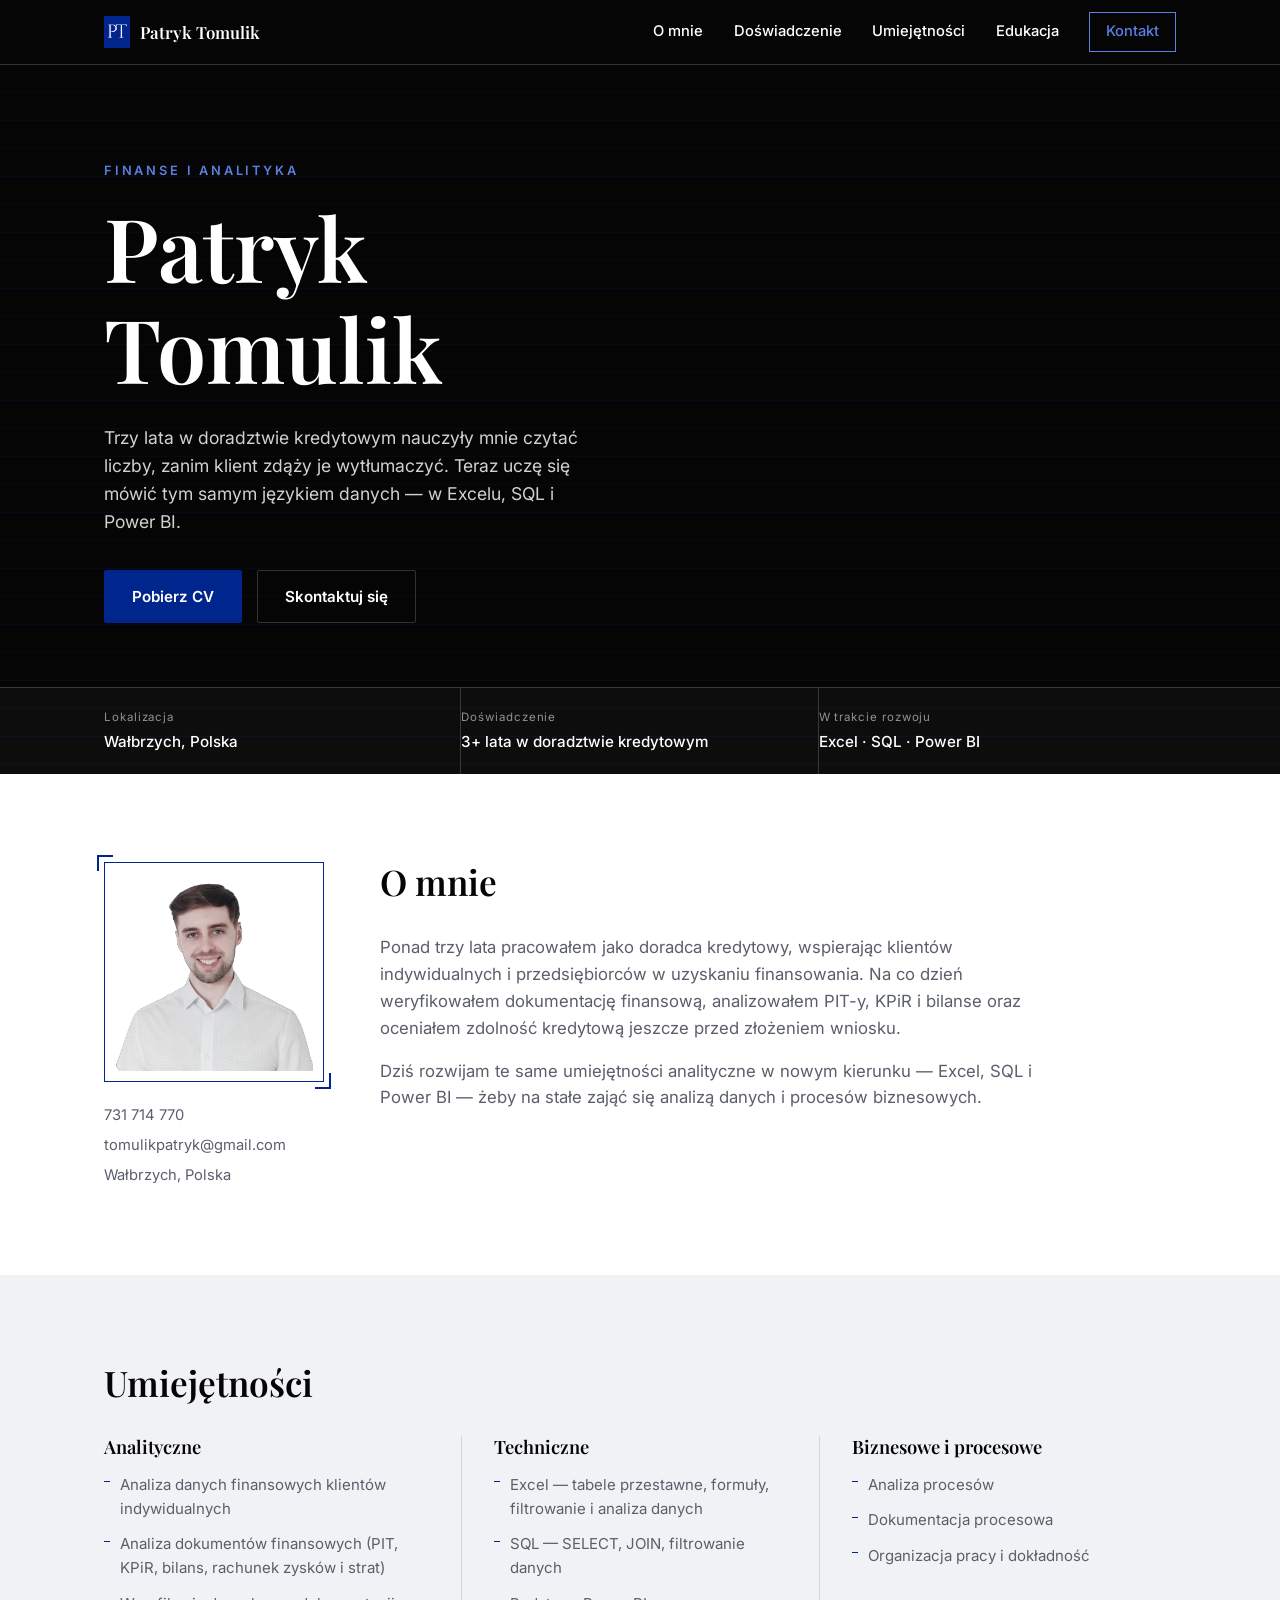
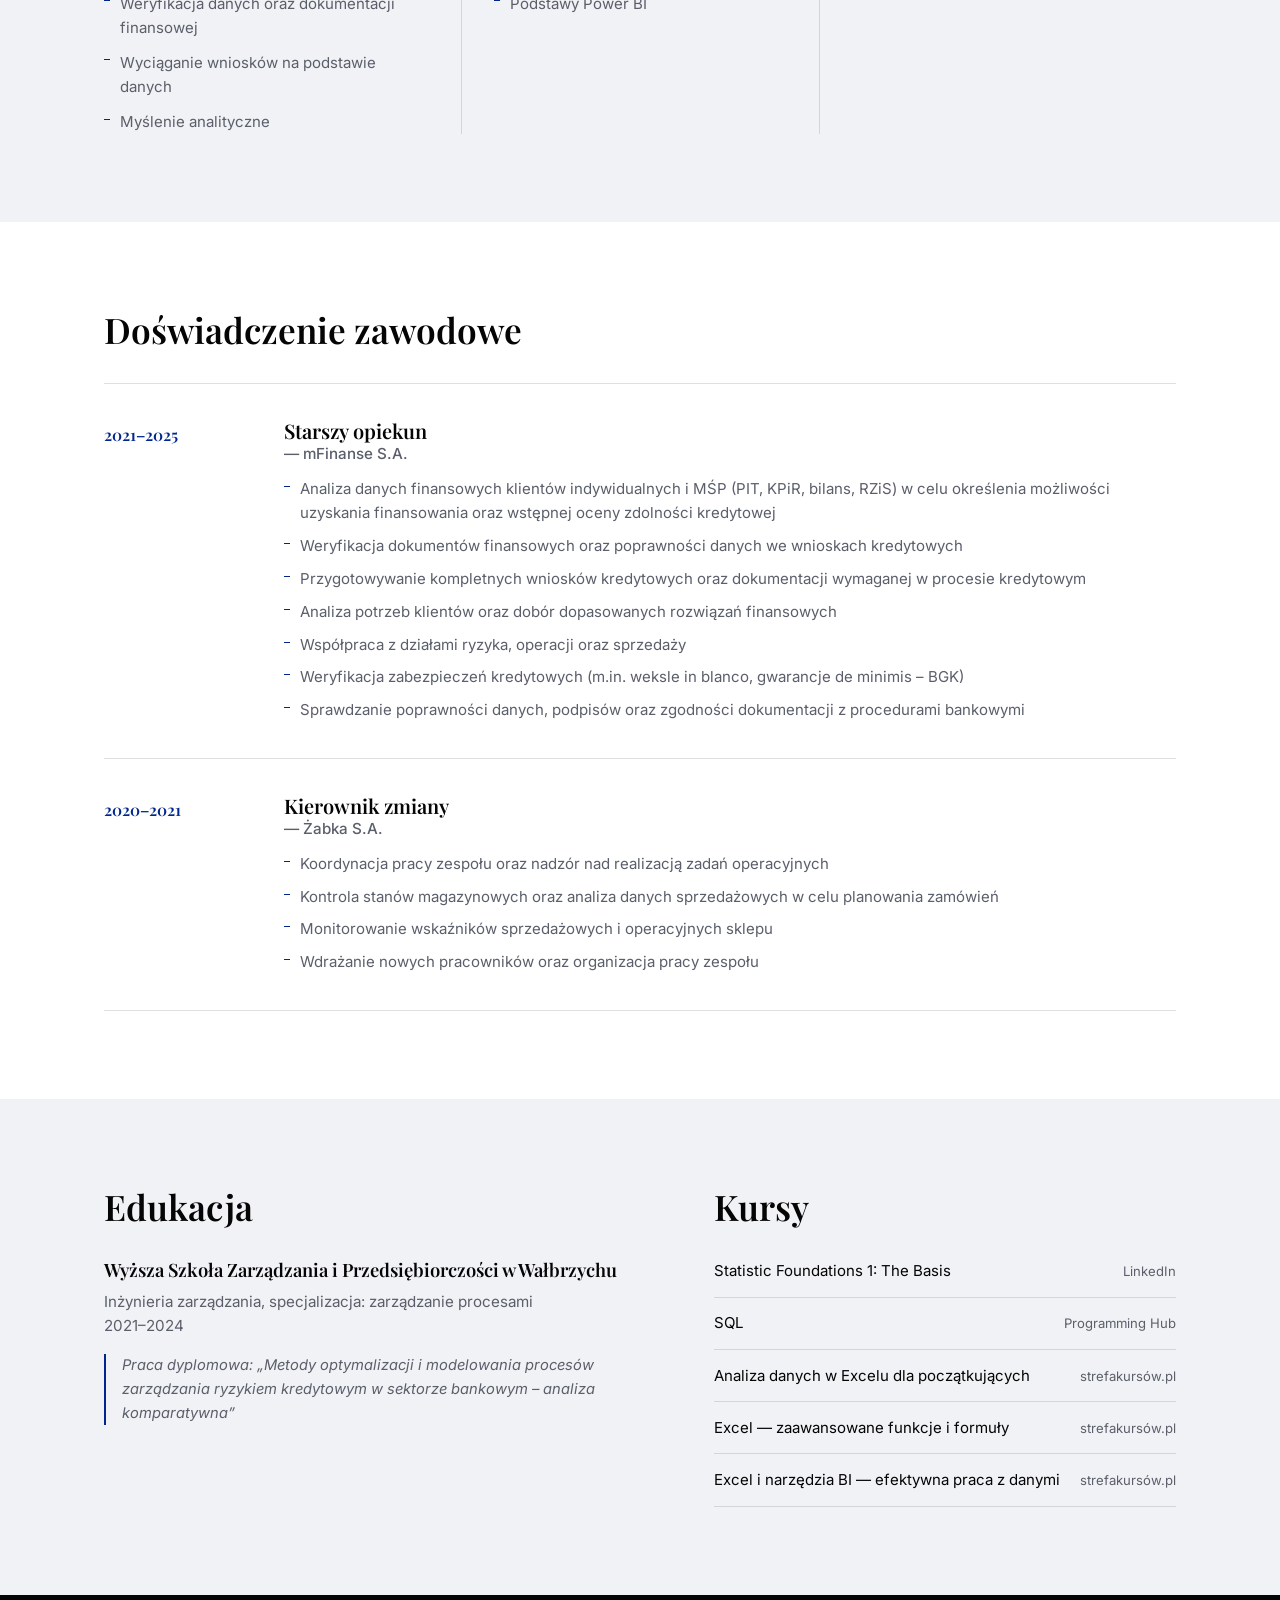
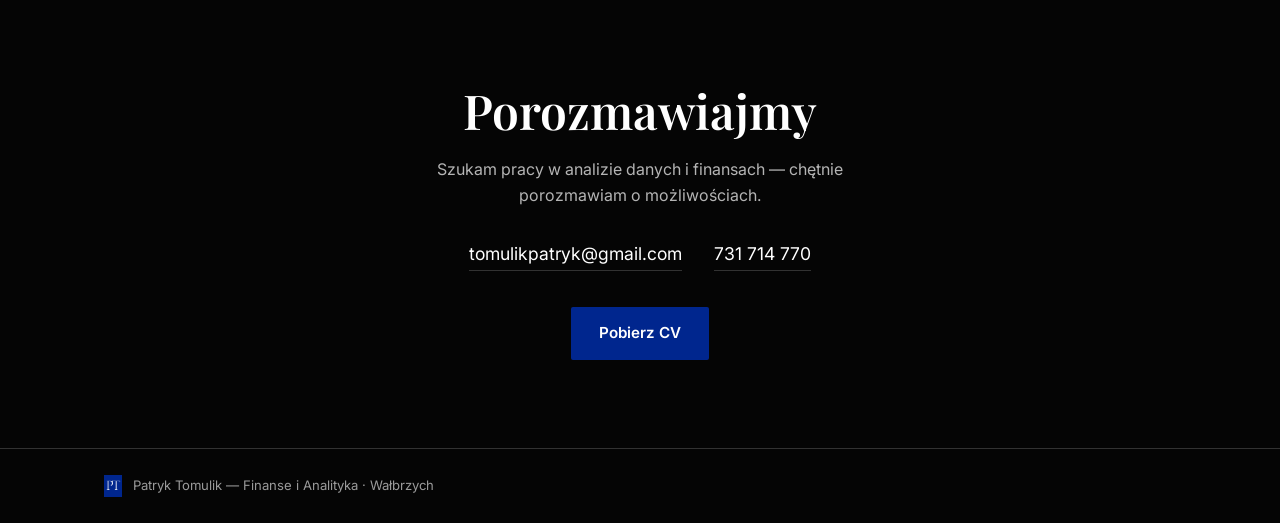
<file: index.html>
<!DOCTYPE html>
<html lang="pl">
<head>
<meta charset="UTF-8">
<meta name="viewport" content="width=device-width, initial-scale=1.0">
<title>Patryk Tomulik — Finanse i Analityka</title>
<meta name="description" content="Patryk Tomulik — doradca kredytowy rozwijający się w kierunku analizy danych. Excel, SQL, Power BI, analiza finansowa.">
<meta property="og:title" content="Patryk Tomulik — Finanse i Analityka">
<meta property="og:description" content="Ponad 3 lata w doradztwie kredytowym. Dziś: Excel, SQL, Power BI i analiza danych.">
<meta property="og:image" content="assets/logo-full.png">
<meta property="og:type" content="website">
<link rel="icon" type="image/png" href="assets/pt-mark.png">
<link rel="preconnect" href="https://fonts.googleapis.com">
<link rel="preconnect" href="https://fonts.gstatic.com" crossorigin>
<link href="https://fonts.googleapis.com/css2?family=Playfair+Display:ital,wght@0,500;0,600;0,700;1,500&family=Inter:wght@400;500;600&display=swap" rel="stylesheet">
<link rel="stylesheet" href="style.css">
</head>
<body>

<header class="site-header" id="top">
  <div class="wrap header-inner">
    <a class="brand" href="#top">
      <img src="assets/pt-mark.png" alt="" class="brand-mark">
      <span class="brand-name">Patryk Tomulik</span>
    </a>
    <button class="nav-toggle" id="navToggle" aria-label="Otwórz menu" aria-expanded="false">
      <span></span><span></span><span></span>
    </button>
    <nav class="site-nav" id="siteNav">
      <a href="#o-mnie">O mnie</a>
      <a href="#doswiadczenie">Doświadczenie</a>
      <a href="#umiejetnosci">Umiejętności</a>
      <a href="#edukacja">Edukacja</a>
      <a href="#kontakt" class="nav-cta">Kontakt</a>
    </nav>
  </div>
</header>

<main>

  <!-- HERO -->
  <section class="hero">
    <div class="wrap hero-inner">
      <p class="hero-kicker">Finanse i Analityka</p>
      <h1 class="hero-name">Patryk<br>Tomulik</h1>
      <p class="hero-statement">
        Trzy lata w doradztwie kredytowym nauczyły mnie czytać liczby, zanim klient
        zdąży je wytłumaczyć. Teraz uczę się mówić tym samym językiem danych —
        w Excelu, SQL i Power&nbsp;BI.
      </p>
      <div class="hero-actions">
        <a href="assets/CV_Patryk_Tomulik.pdf" class="btn btn-primary" download>Pobierz CV</a>
        <a href="#kontakt" class="btn btn-ghost">Skontaktuj się</a>
      </div>
    </div>
    <div class="ledger-row">
      <div class="wrap ledger-row-inner">
        <div class="ledger-item">
          <span class="ledger-label">Lokalizacja</span>
          <span class="ledger-value">Wałbrzych, Polska</span>
        </div>
        <div class="ledger-item">
          <span class="ledger-label">Doświadczenie</span>
          <span class="ledger-value">3+ lata w doradztwie kredytowym</span>
        </div>
        <div class="ledger-item">
          <span class="ledger-label">W trakcie rozwoju</span>
          <span class="ledger-value">Excel · SQL · Power BI</span>
        </div>
      </div>
    </div>
  </section>

  <!-- O MNIE -->
  <section class="section" id="o-mnie">
    <div class="wrap about-grid">
      <div class="about-photo-col">
        <div class="photo-frame">
          <img src="assets/headshot.png" alt="Patryk Tomulik" class="about-photo">
        </div>
        <ul class="contact-list">
          <li><a href="tel:731714770">731 714 770</a></li>
          <li><a href="mailto:tomulikpatryk@gmail.com">tomulikpatryk@gmail.com</a></li>
          <li>Wałbrzych, Polska</li>
        </ul>
      </div>
      <div class="about-text-col">
        <h2 class="section-title">O mnie</h2>
        <p>
          Ponad trzy lata pracowałem jako doradca kredytowy, wspierając klientów
          indywidualnych i przedsiębiorców w uzyskaniu finansowania. Na co dzień
          weryfikowałem dokumentację finansową, analizowałem PIT-y, KPiR i bilanse
          oraz oceniałem zdolność kredytową jeszcze przed złożeniem wniosku.
        </p>
        <p>
          Dziś rozwijam te same umiejętności analityczne w nowym kierunku —
          Excel, SQL i Power BI — żeby na stałe zająć się analizą danych
          i procesów biznesowych.
        </p>
      </div>
    </div>
  </section>

  <!-- UMIEJĘTNOŚCI -->
  <section class="section section-mist" id="umiejetnosci">
    <div class="wrap">
      <h2 class="section-title">Umiejętności</h2>
      <div class="skills-grid">
        <div class="skill-col">
          <h3>Analityczne</h3>
          <ul>
            <li>Analiza danych finansowych klientów indywidualnych</li>
            <li>Analiza dokumentów finansowych (PIT, KPiR, bilans, rachunek zysków i strat)</li>
            <li>Weryfikacja danych oraz dokumentacji finansowej</li>
            <li>Wyciąganie wniosków na podstawie danych</li>
            <li>Myślenie analityczne</li>
          </ul>
        </div>
        <div class="skill-col">
          <h3>Techniczne</h3>
          <ul>
            <li>Excel — tabele przestawne, formuły, filtrowanie i analiza danych</li>
            <li>SQL — SELECT, JOIN, filtrowanie danych</li>
            <li>Podstawy Power BI</li>
          </ul>
        </div>
        <div class="skill-col">
          <h3>Biznesowe i procesowe</h3>
          <ul>
            <li>Analiza procesów</li>
            <li>Dokumentacja procesowa</li>
            <li>Organizacja pracy i dokładność</li>
          </ul>
        </div>
      </div>
    </div>
  </section>

  <!-- DOŚWIADCZENIE -->
  <section class="section" id="doswiadczenie">
    <div class="wrap">
      <h2 class="section-title">Doświadczenie zawodowe</h2>
      <ol class="timeline">
        <li class="timeline-item">
          <div class="timeline-when">2021–2025</div>
          <div class="timeline-body">
            <h3>Starszy opiekun <span>— mFinanse S.A.</span></h3>
            <ul>
              <li>Analiza danych finansowych klientów indywidualnych i MŚP (PIT, KPiR, bilans, RZiS) w celu określenia możliwości uzyskania finansowania oraz wstępnej oceny zdolności kredytowej</li>
              <li>Weryfikacja dokumentów finansowych oraz poprawności danych we wnioskach kredytowych</li>
              <li>Przygotowywanie kompletnych wniosków kredytowych oraz dokumentacji wymaganej w procesie kredytowym</li>
              <li>Analiza potrzeb klientów oraz dobór dopasowanych rozwiązań finansowych</li>
              <li>Współpraca z działami ryzyka, operacji oraz sprzedaży</li>
              <li>Weryfikacja zabezpieczeń kredytowych (m.in. weksle in blanco, gwarancje de minimis – BGK)</li>
              <li>Sprawdzanie poprawności danych, podpisów oraz zgodności dokumentacji z procedurami bankowymi</li>
            </ul>
          </div>
        </li>
        <li class="timeline-item">
          <div class="timeline-when">2020–2021</div>
          <div class="timeline-body">
            <h3>Kierownik zmiany <span>— Żabka S.A.</span></h3>
            <ul>
              <li>Koordynacja pracy zespołu oraz nadzór nad realizacją zadań operacyjnych</li>
              <li>Kontrola stanów magazynowych oraz analiza danych sprzedażowych w celu planowania zamówień</li>
              <li>Monitorowanie wskaźników sprzedażowych i operacyjnych sklepu</li>
              <li>Wdrażanie nowych pracowników oraz organizacja pracy zespołu</li>
            </ul>
          </div>
        </li>
      </ol>
    </div>
  </section>

  <!-- EDUKACJA -->
  <section class="section section-mist" id="edukacja">
    <div class="wrap edu-grid">
      <div>
        <h2 class="section-title">Edukacja</h2>
        <h3 class="edu-school">Wyższa Szkoła Zarządzania i Przedsiębiorczości w Wałbrzychu</h3>
        <p class="edu-degree">Inżynieria zarządzania, specjalizacja: zarządzanie procesami<br>2021–2024</p>
        <p class="edu-thesis">Praca dyplomowa: „Metody optymalizacji i modelowania procesów zarządzania ryzykiem kredytowym w sektorze bankowym – analiza komparatywna”</p>
      </div>
      <div>
        <h2 class="section-title">Kursy</h2>
        <ul class="course-list">
          <li><span>Statistic Foundations 1: The Basis</span><em>LinkedIn</em></li>
          <li><span>SQL</span><em>Programming Hub</em></li>
          <li><span>Analiza danych w Excelu dla początkujących</span><em>strefakursów.pl</em></li>
          <li><span>Excel — zaawansowane funkcje i formuły</span><em>strefakursów.pl</em></li>
          <li><span>Excel i narzędzia BI — efektywna praca z danymi</span><em>strefakursów.pl</em></li>
        </ul>
      </div>
    </div>
  </section>

  <!-- KONTAKT -->
  <section class="section contact-section" id="kontakt">
    <div class="wrap contact-inner">
      <h2 class="contact-title">Porozmawiajmy</h2>
      <p class="contact-sub">Szukam pracy w analizie danych i finansach — chętnie porozmawiam o możliwościach.</p>
      <div class="contact-links">
        <a href="mailto:tomulikpatryk@gmail.com">tomulikpatryk@gmail.com</a>
        <a href="tel:731714770">731 714 770</a>
      </div>
      <a href="assets/CV_Patryk_Tomulik.pdf" class="btn btn-primary" download>Pobierz CV</a>
    </div>
  </section>

</main>

<footer class="site-footer">
  <div class="wrap footer-inner">
    <img src="assets/pt-mark.png" alt="" class="footer-mark">
    <p>Patryk Tomulik — Finanse i Analityka · Wałbrzych</p>
  </div>
</footer>

<script src="script.js"></script>
</body>
</html>
</file>
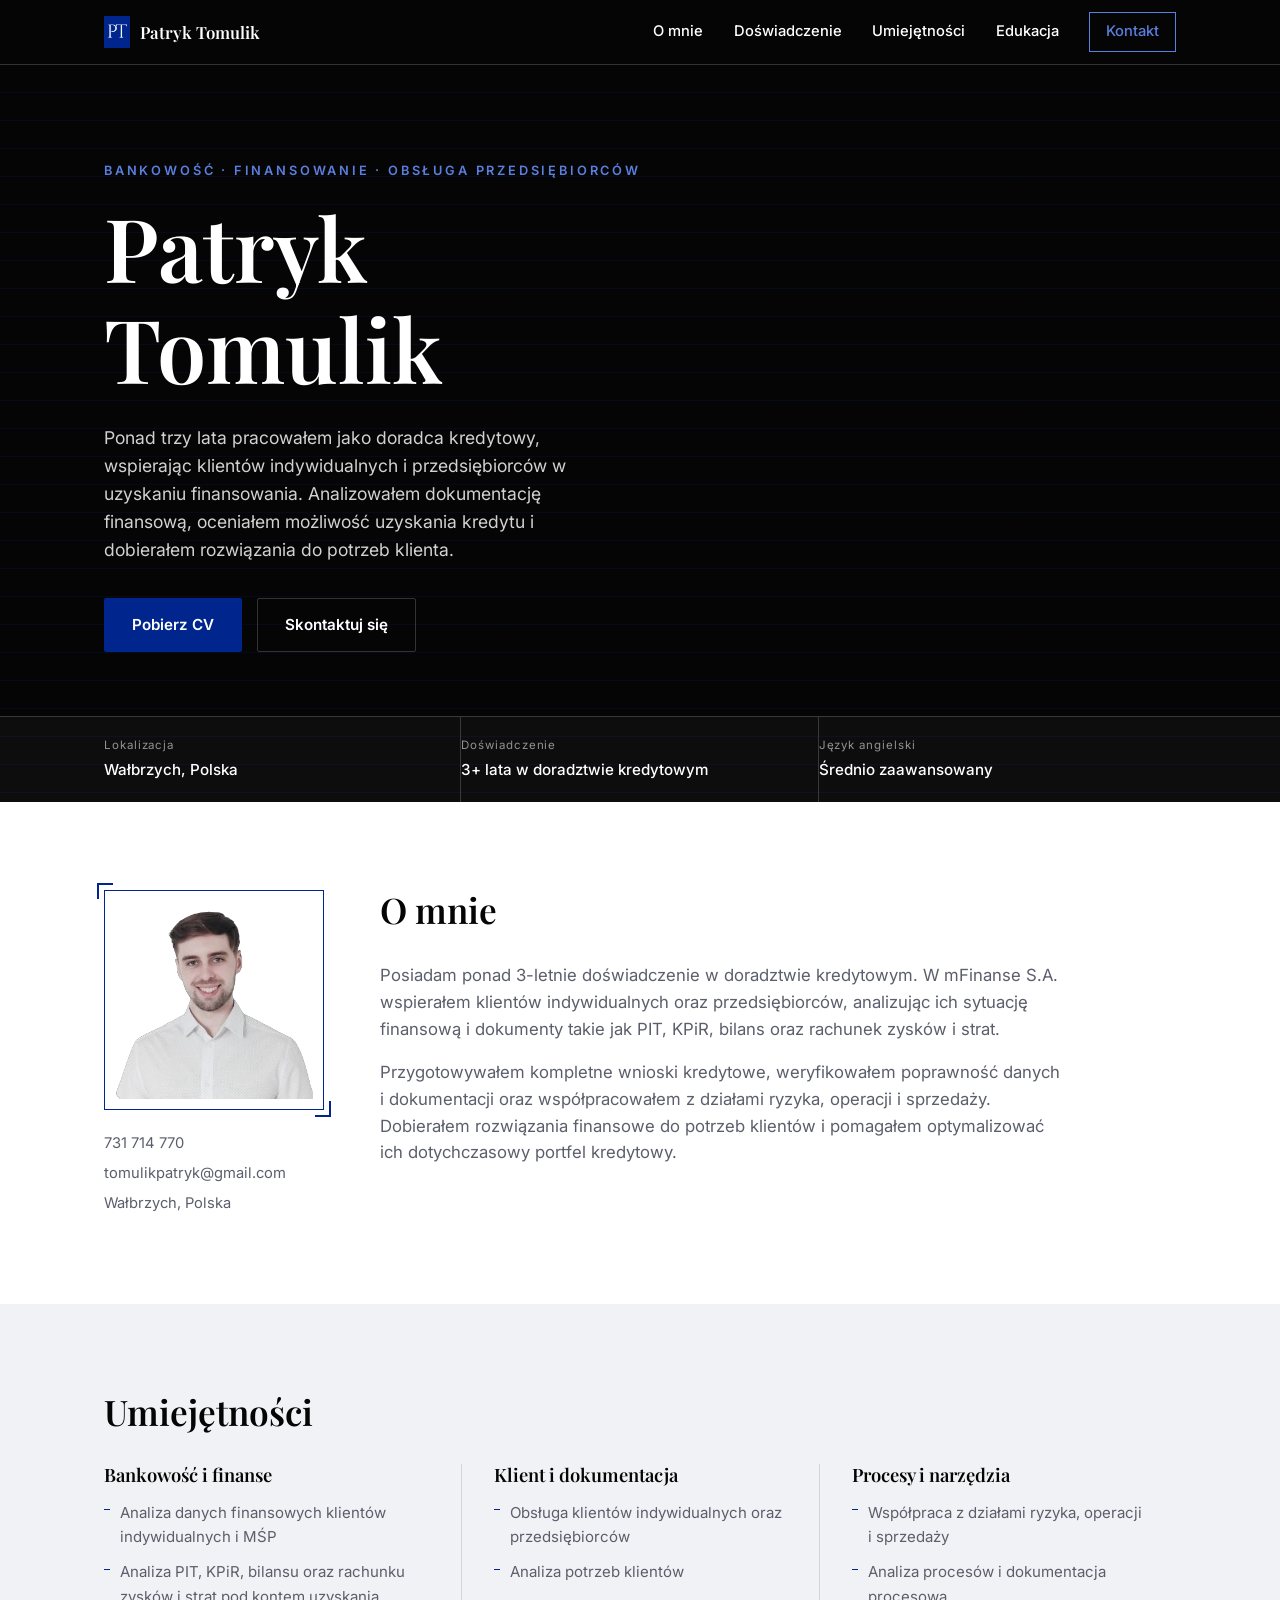
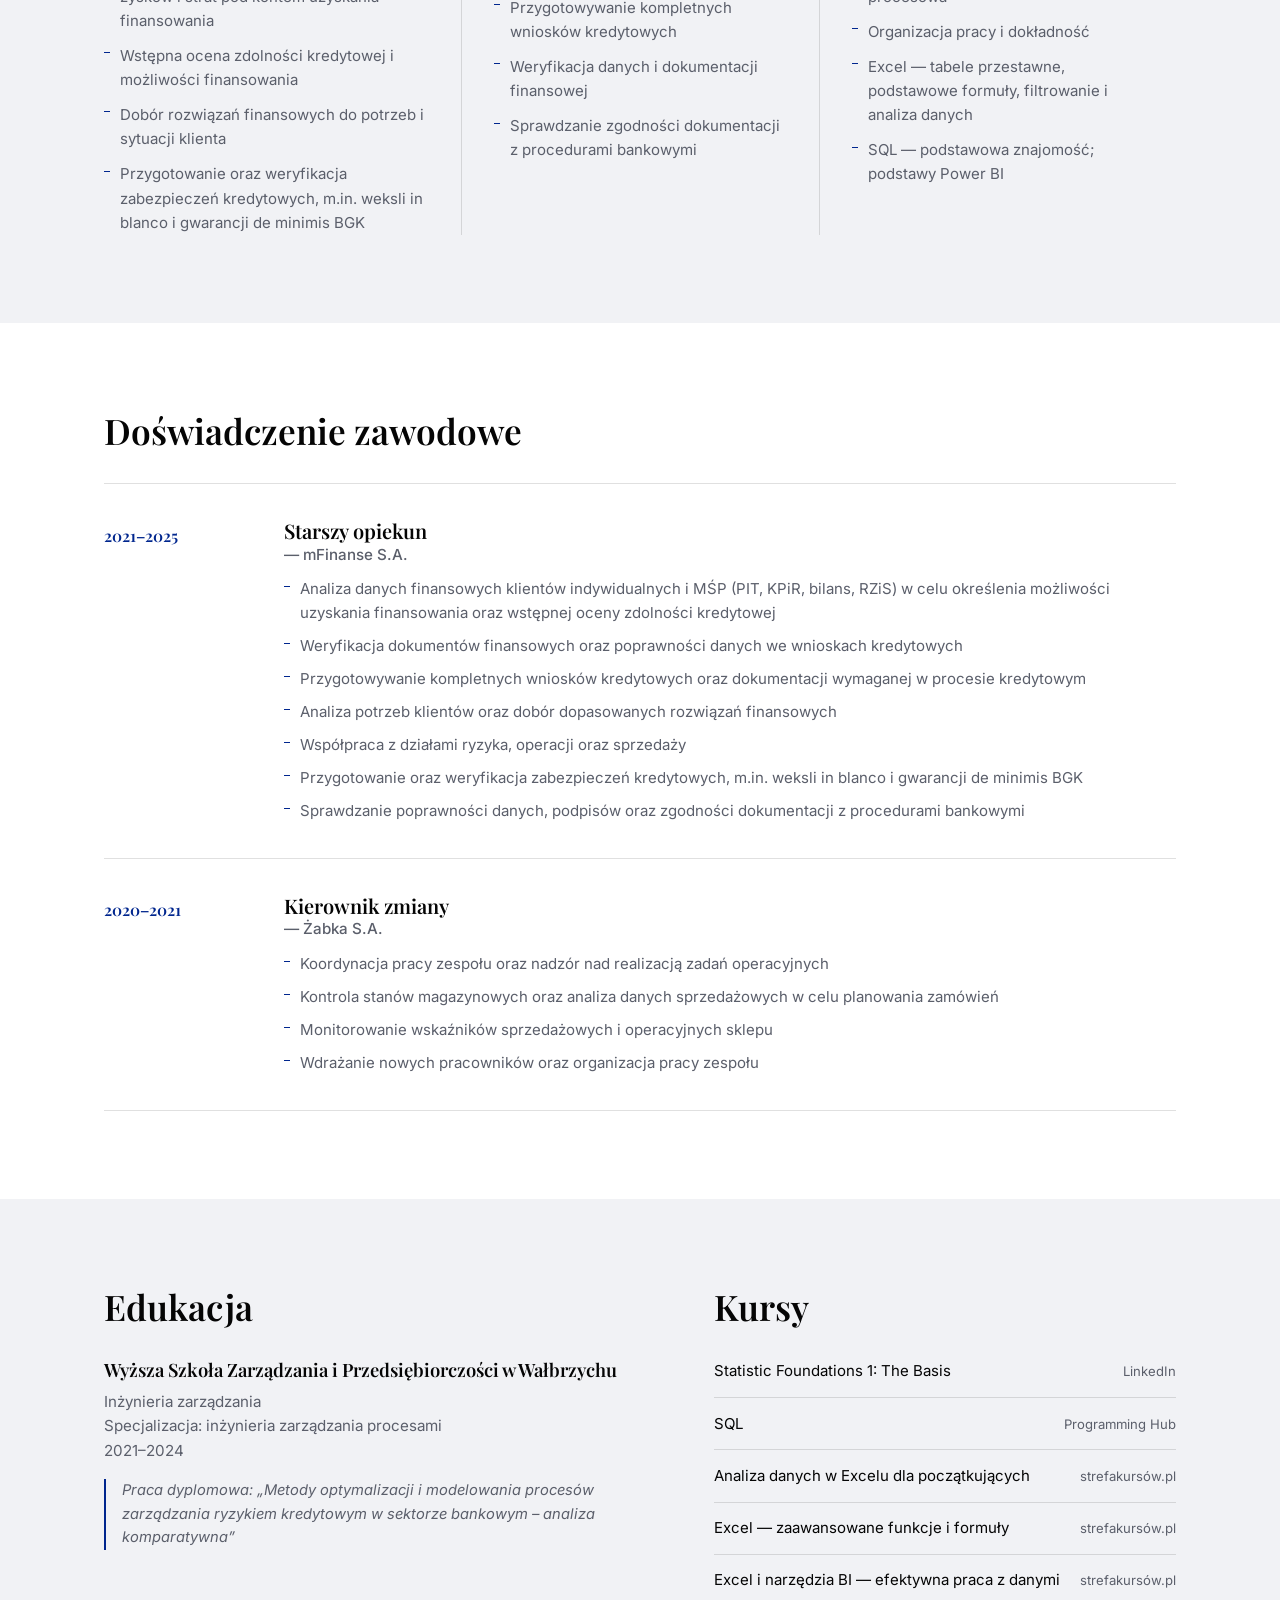
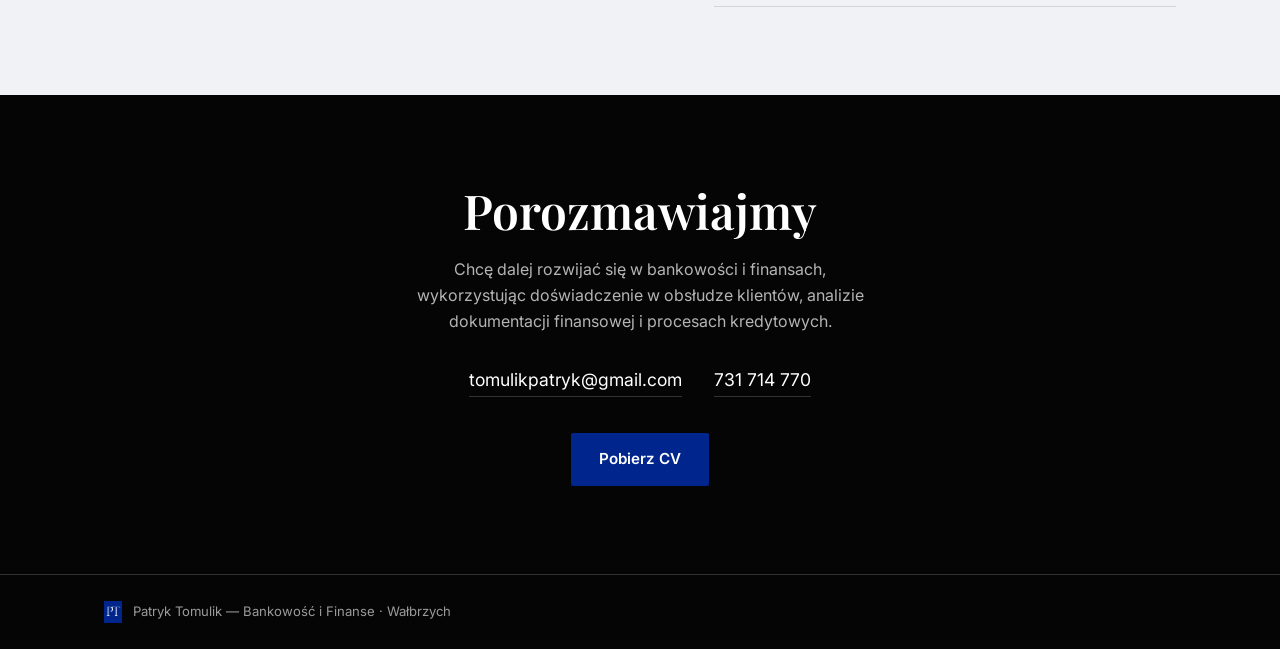
<file: bankowosc.html>
<!DOCTYPE html>
<html lang="pl">
<head>
<meta charset="UTF-8">
<meta name="viewport" content="width=device-width, initial-scale=1.0">
<title>Patryk Tomulik — Bankowość i Finanse</title>
<meta name="description" content="Patryk Tomulik — ponad 3 lata doświadczenia w doradztwie kredytowym, obsłudze klientów indywidualnych i przedsiębiorców, analizie dokumentacji finansowej oraz procesach bankowych.">
<meta property="og:title" content="Patryk Tomulik — Bankowość i Finanse">
<meta property="og:description" content="Ponad 3 lata doświadczenia w doradztwie kredytowym, finansowaniu i obsłudze klientów indywidualnych oraz przedsiębiorców.">
<meta property="og:image" content="assets/logo-full.png">
<meta property="og:type" content="website">
<link rel="icon" type="image/png" href="assets/pt-mark.png">
<link rel="preconnect" href="https://fonts.googleapis.com">
<link rel="preconnect" href="https://fonts.gstatic.com" crossorigin>
<link href="https://fonts.googleapis.com/css2?family=Playfair+Display:ital,wght@0,500;0,600;0,700;1,500&family=Inter:wght@400;500;600&display=swap" rel="stylesheet">
<link rel="stylesheet" href="style.css">
</head>
<body>

<header class="site-header" id="top">
  <div class="wrap header-inner">
    <a class="brand" href="#top">
      <img src="assets/pt-mark.png" alt="" class="brand-mark">
      <span class="brand-name">Patryk Tomulik</span>
    </a>
    <button class="nav-toggle" id="navToggle" aria-label="Otwórz menu" aria-expanded="false">
      <span></span><span></span><span></span>
    </button>
    <nav class="site-nav" id="siteNav">
      <a href="#o-mnie">O mnie</a>
      <a href="#doswiadczenie">Doświadczenie</a>
      <a href="#umiejetnosci">Umiejętności</a>
      <a href="#edukacja">Edukacja</a>
      <a href="#kontakt" class="nav-cta">Kontakt</a>
    </nav>
  </div>
</header>

<main>

  <!-- HERO -->
  <section class="hero">
    <div class="wrap hero-inner">
      <p class="hero-kicker">Bankowość · finansowanie · obsługa przedsiębiorców</p>
      <h1 class="hero-name">Patryk<br>Tomulik</h1>
      <p class="hero-statement">
        Ponad trzy lata pracowałem jako doradca kredytowy, wspierając klientów indywidualnych
        i przedsiębiorców w uzyskaniu finansowania. Analizowałem dokumentację finansową,
        oceniałem możliwość uzyskania kredytu i dobierałem rozwiązania do potrzeb klienta.
      </p>
      <div class="hero-actions">
        <a href="assets/CV_TOMULIK_PATRYK.pdf" class="btn btn-primary" download>Pobierz CV</a>
        <a href="#kontakt" class="btn btn-ghost">Skontaktuj się</a>
      </div>
    </div>
    <div class="ledger-row">
      <div class="wrap ledger-row-inner">
        <div class="ledger-item">
          <span class="ledger-label">Lokalizacja</span>
          <span class="ledger-value">Wałbrzych, Polska</span>
        </div>
        <div class="ledger-item">
          <span class="ledger-label">Doświadczenie</span>
          <span class="ledger-value">3+ lata w doradztwie kredytowym</span>
        </div>
        <div class="ledger-item">
          <span class="ledger-label">Język angielski</span>
          <span class="ledger-value">Średnio zaawansowany</span>
        </div>
      </div>
    </div>
  </section>

  <!-- O MNIE -->
  <section class="section" id="o-mnie">
    <div class="wrap about-grid">
      <div class="about-photo-col">
        <div class="photo-frame">
          <img src="assets/headshot.png" alt="Patryk Tomulik" class="about-photo">
        </div>
        <ul class="contact-list">
          <li><a href="tel:731714770">731 714 770</a></li>
          <li><a href="mailto:tomulikpatryk@gmail.com">tomulikpatryk@gmail.com</a></li>
          <li>Wałbrzych, Polska</li>
        </ul>
      </div>
      <div class="about-text-col">
        <h2 class="section-title">O mnie</h2>
        <p>
          Posiadam ponad 3-letnie doświadczenie w doradztwie kredytowym. W mFinanse S.A.
          wspierałem klientów indywidualnych oraz przedsiębiorców, analizując ich sytuację
          finansową i dokumenty takie jak PIT, KPiR, bilans oraz rachunek zysków i strat.
        </p>
        <p>
          Przygotowywałem kompletne wnioski kredytowe, weryfikowałem poprawność danych
          i dokumentacji oraz współpracowałem z działami ryzyka, operacji i sprzedaży.
          Dobierałem rozwiązania finansowe do potrzeb klientów i pomagałem optymalizować
          ich dotychczasowy portfel kredytowy.
        </p>
      </div>
    </div>
  </section>

  <!-- UMIEJĘTNOŚCI -->
  <section class="section section-mist" id="umiejetnosci">
    <div class="wrap">
      <h2 class="section-title">Umiejętności</h2>
      <div class="skills-grid">
        <div class="skill-col">
          <h3>Bankowość i finanse</h3>
          <ul>
            <li>Analiza danych finansowych klientów indywidualnych i MŚP</li>
            <li>Analiza PIT, KPiR, bilansu oraz rachunku zysków i strat pod kontem uzyskania finansowania</li>
            <li>Wstępna ocena zdolności kredytowej i możliwości finansowania</li>
            <li>Dobór rozwiązań finansowych do potrzeb i sytuacji klienta</li>
            <li>Przygotowanie oraz weryfikacja zabezpieczeń kredytowych, m.in. weksli in blanco i gwarancji de minimis BGK</li>
          </ul>
        </div>
        <div class="skill-col">
          <h3>Klient i dokumentacja</h3>
          <ul>
            <li>Obsługa klientów indywidualnych oraz przedsiębiorców</li>
            <li>Analiza potrzeb klientów</li>
            <li>Przygotowywanie kompletnych wniosków kredytowych</li>
            <li>Weryfikacja danych i dokumentacji finansowej</li>
            <li>Sprawdzanie zgodności dokumentacji z procedurami bankowymi</li>
          </ul>
        </div>
        <div class="skill-col">
          <h3>Procesy i narzędzia</h3>
          <ul>
            <li>Współpraca z działami ryzyka, operacji i sprzedaży</li>
            <li>Analiza procesów i dokumentacja procesowa</li>
            <li>Organizacja pracy i dokładność</li>
            <li>Excel — tabele przestawne, podstawowe formuły, filtrowanie i analiza danych</li>
            <li>SQL — podstawowa znajomość; podstawy Power BI</li>
          </ul>
        </div>
      </div>
    </div>
  </section>

  <!-- DOŚWIADCZENIE -->
  <section class="section" id="doswiadczenie">
    <div class="wrap">
      <h2 class="section-title">Doświadczenie zawodowe</h2>
      <ol class="timeline">
        <li class="timeline-item">
          <div class="timeline-when">2021–2025</div>
          <div class="timeline-body">
            <h3>Starszy opiekun <span>— mFinanse S.A.</span></h3>
            <ul>
              <li>Analiza danych finansowych klientów indywidualnych i MŚP (PIT, KPiR, bilans, RZiS) w celu określenia możliwości uzyskania finansowania oraz wstępnej oceny zdolności kredytowej</li>
              <li>Weryfikacja dokumentów finansowych oraz poprawności danych we wnioskach kredytowych</li>
              <li>Przygotowywanie kompletnych wniosków kredytowych oraz dokumentacji wymaganej w procesie kredytowym</li>
              <li>Analiza potrzeb klientów oraz dobór dopasowanych rozwiązań finansowych</li>
              <li>Współpraca z działami ryzyka, operacji oraz sprzedaży</li>
              <li>Przygotowanie oraz weryfikacja zabezpieczeń kredytowych, m.in. weksli in blanco i gwarancji de minimis BGK</li>
              <li>Sprawdzanie poprawności danych, podpisów oraz zgodności dokumentacji z procedurami bankowymi</li>
            </ul>
          </div>
        </li>
        <li class="timeline-item">
          <div class="timeline-when">2020–2021</div>
          <div class="timeline-body">
            <h3>Kierownik zmiany <span>— Żabka S.A.</span></h3>
            <ul>
              <li>Koordynacja pracy zespołu oraz nadzór nad realizacją zadań operacyjnych</li>
              <li>Kontrola stanów magazynowych oraz analiza danych sprzedażowych w celu planowania zamówień</li>
              <li>Monitorowanie wskaźników sprzedażowych i operacyjnych sklepu</li>
              <li>Wdrażanie nowych pracowników oraz organizacja pracy zespołu</li>
            </ul>
          </div>
        </li>
      </ol>
    </div>
  </section>

  <!-- EDUKACJA -->
  <section class="section section-mist" id="edukacja">
    <div class="wrap edu-grid">
      <div>
        <h2 class="section-title">Edukacja</h2>
        <h3 class="edu-school">Wyższa Szkoła Zarządzania i Przedsiębiorczości w Wałbrzychu</h3>
        <p class="edu-degree">Inżynieria zarządzania<br>Specjalizacja: inżynieria zarządzania procesami<br>2021–2024</p>
        <p class="edu-thesis">Praca dyplomowa: „Metody optymalizacji i modelowania procesów zarządzania ryzykiem kredytowym w sektorze bankowym – analiza komparatywna”</p>
      </div>
      <div>
        <h2 class="section-title">Kursy</h2>
        <ul class="course-list">
          <li><span>Statistic Foundations 1: The Basis</span><em>LinkedIn</em></li>
          <li><span>SQL</span><em>Programming Hub</em></li>
          <li><span>Analiza danych w Excelu dla początkujących</span><em>strefakursów.pl</em></li>
          <li><span>Excel — zaawansowane funkcje i formuły</span><em>strefakursów.pl</em></li>
          <li><span>Excel i narzędzia BI — efektywna praca z danymi</span><em>strefakursów.pl</em></li>
        </ul>
      </div>
    </div>
  </section>

  <!-- KONTAKT -->
  <section class="section contact-section" id="kontakt">
    <div class="wrap contact-inner">
      <h2 class="contact-title">Porozmawiajmy</h2>
      <p class="contact-sub">Chcę dalej rozwijać się w bankowości i finansach, wykorzystując doświadczenie w obsłudze klientów, analizie dokumentacji finansowej i procesach kredytowych.</p>
      <div class="contact-links">
        <a href="mailto:tomulikpatryk@gmail.com">tomulikpatryk@gmail.com</a>
        <a href="tel:731714770">731 714 770</a>
      </div>
      <a href="assets/CV_TOMULIK_PATRYK.pdf" class="btn btn-primary" download>Pobierz CV</a>
    </div>
  </section>

</main>

<footer class="site-footer">
  <div class="wrap footer-inner">
    <img src="assets/pt-mark.png" alt="" class="footer-mark">
    <p>Patryk Tomulik — Bankowość i Finanse · Wałbrzych</p>
  </div>
</footer>

<script src="script.js"></script>
</body>
</html>
</file>
<file: style.css>
/* ---------------------------------------------------------
   Patryk Tomulik — Finanse i Analityka
   Token system
   Color:  ink #050505 · royal #00268E · royal-deep #001140
           paper #FFFFFF · mist #F1F2F5 · slate #5B5F6B
   Type:   Playfair Display (headings) · Inter (body/UI)
--------------------------------------------------------- */

:root{
  --ink: #050505;
  --royal: #00268E;
  --royal-deep: #001140;
  --royal-bright: #5B7FE0; /* royal, lifted for legible text/accents on dark backgrounds */
  --paper: #FFFFFF;
  --mist: #F1F2F5;
  --slate: #5B5F6B;
  --line: rgba(5,5,5,0.12);
  --line-on-dark: rgba(255,255,255,0.18);

  --font-serif: 'Playfair Display', 'Georgia', serif;
  --font-sans: 'Inter', -apple-system, BlinkMacSystemFont, 'Segoe UI', sans-serif;

  --max: 1120px;
}

*{ box-sizing: border-box; }
html{ scroll-behavior: smooth; }
@media (prefers-reduced-motion: reduce){
  html{ scroll-behavior: auto; }
  *{ animation-duration: 0.01ms !important; animation-iteration-count: 1 !important; transition-duration: 0.01ms !important; }
}

body{
  margin: 0;
  font-family: var(--font-sans);
  color: var(--ink);
  background: var(--paper);
  line-height: 1.6;
  -webkit-font-smoothing: antialiased;
}

img{ max-width: 100%; display: block; }
a{ color: inherit; text-decoration: none; }

.wrap{
  max-width: var(--max);
  margin: 0 auto;
  padding: 0 1.5rem;
}

h1, h2, h3{
  font-family: var(--font-serif);
  font-weight: 600;
  margin: 0;
  line-height: 1.15;
}

p{ margin: 0 0 1rem; }
p:last-child{ margin-bottom: 0; }

:focus-visible{
  outline: 2px solid var(--royal);
  outline-offset: 3px;
}

/* ---------- Buttons ---------- */
.btn{
  display: inline-block;
  padding: 0.85rem 1.7rem;
  font-family: var(--font-sans);
  font-size: 0.95rem;
  font-weight: 600;
  border-radius: 2px;
  border: 1px solid transparent;
  transition: background-color 0.2s ease, color 0.2s ease, border-color 0.2s ease;
}
.btn-primary{
  background: var(--royal);
  color: var(--paper);
}
.btn-primary:hover{ background: var(--royal-deep); }
.btn-ghost{
  background: transparent;
  color: var(--paper);
  border-color: var(--line-on-dark);
}
.btn-ghost:hover{
  border-color: var(--paper);
}

/* ---------- Header ---------- */
.site-header{
  position: sticky;
  top: 0;
  z-index: 50;
  background: var(--ink);
  border-bottom: 1px solid var(--line-on-dark);
}
.header-inner{
  display: flex;
  align-items: center;
  justify-content: space-between;
  height: 64px;
}
.brand{
  display: flex;
  align-items: center;
  gap: 0.6rem;
}
.brand-mark{ width: 26px; height: auto; }
.brand-name{
  font-family: var(--font-serif);
  color: var(--paper);
  font-size: 1.05rem;
  font-weight: 600;
}
.site-nav{
  display: flex;
  align-items: center;
  gap: 1.9rem;
}
.site-nav a{
  color: var(--paper);
  font-size: 0.92rem;
  font-weight: 500;
  padding: 0.3rem 0;
  border-bottom: 1px solid transparent;
  transition: border-color 0.2s ease, opacity 0.2s ease;
}
.site-nav a:hover{ border-color: var(--royal-bright); }
.site-nav a.nav-cta{
  color: var(--royal-bright);
  border: 1px solid var(--royal-bright);
  padding: 0.45rem 1rem;
}
.site-nav a.nav-cta:hover{
  background: var(--royal);
  color: var(--paper);
}

.nav-toggle{
  display: none;
  flex-direction: column;
  justify-content: center;
  gap: 5px;
  width: 34px;
  height: 34px;
  background: none;
  border: none;
  cursor: pointer;
  padding: 0;
}
.nav-toggle span{
  display: block;
  height: 2px;
  width: 100%;
  background: var(--paper);
}

@media (max-width: 760px){
  .nav-toggle{ display: flex; }
  .site-nav{
    position: absolute;
    top: 64px;
    left: 0;
    right: 0;
    background: var(--ink);
    flex-direction: column;
    align-items: flex-start;
    gap: 0;
    max-height: 0;
    overflow: hidden;
    border-bottom: 1px solid transparent;
    transition: max-height 0.25s ease;
  }
  .site-nav.is-open{
    max-height: 340px;
    border-bottom-color: var(--line-on-dark);
  }
  .site-nav a{
    width: 100%;
    padding: 0.9rem 1.5rem;
    border-bottom: 1px solid var(--line-on-dark);
    border-radius: 0;
  }
  .site-nav a.nav-cta{
    border: none;
    color: var(--royal);
  }
}

/* ---------- Hero ---------- */
.hero{
  background:
    repeating-linear-gradient(
      var(--ink) 0px, var(--ink) 27px,
      rgba(0,38,142,0.35) 28px
    ),
    var(--ink);
  color: var(--paper);
  padding-top: clamp(3.5rem, 8vw, 6rem);
}
.hero-inner{ padding-bottom: clamp(2.5rem, 6vw, 4rem); }
.hero-kicker{
  font-family: var(--font-sans);
  font-size: 0.8rem;
  font-weight: 600;
  letter-spacing: 0.22em;
  color: var(--royal-bright);
  text-transform: uppercase;
  margin: 0 0 0.9rem;
  opacity: 0;
  animation: reveal 0.7s ease forwards;
}
.hero-name{
  font-size: clamp(3rem, 9vw, 5.5rem);
  color: var(--paper);
  opacity: 0;
  animation: reveal 0.8s ease 0.12s forwards;
}
.hero-statement{
  max-width: 46ch;
  font-size: 1.1rem;
  color: rgba(255,255,255,0.82);
  margin-top: 1.6rem;
  opacity: 0;
  animation: reveal 0.8s ease 0.28s forwards;
}
.hero-actions{
  display: flex;
  flex-wrap: wrap;
  gap: 0.9rem;
  margin-top: 2.1rem;
  opacity: 0;
  animation: reveal 0.8s ease 0.42s forwards;
}
@keyframes reveal{
  from{ opacity: 0; transform: translateY(14px); }
  to{ opacity: 1; transform: translateY(0); }
}

.ledger-row{
  border-top: 1px solid var(--line-on-dark);
  background: rgba(255,255,255,0.03);
}
.ledger-row-inner{
  display: flex;
  flex-wrap: wrap;
}
.ledger-item{
  flex: 1 1 220px;
  padding: 1.2rem 1.6rem 1.2rem 0;
  border-right: 1px solid var(--line-on-dark);
  display: flex;
  flex-direction: column;
  gap: 0.25rem;
}
.ledger-item:last-child{ border-right: none; }
.ledger-label{
  font-size: 0.72rem;
  letter-spacing: 0.08em;
  color: rgba(255,255,255,0.55);
}
.ledger-value{
  font-size: 0.95rem;
  color: var(--paper);
  font-weight: 500;
}
@media (max-width: 700px){
  .ledger-item{ border-right: none; border-bottom: 1px solid var(--line-on-dark); padding: 1rem 0; }
  .ledger-item:last-child{ border-bottom: none; }
}

/* ---------- Sections ---------- */
.section{
  padding: clamp(3.5rem, 8vw, 5.5rem) 0;
}
.section-mist{ background: var(--mist); }
.section-title{
  font-size: clamp(1.7rem, 3.4vw, 2.2rem);
  margin-bottom: 2rem;
}

/* ---------- About ---------- */
.about-grid{
  display: grid;
  grid-template-columns: 220px 1fr;
  gap: 3.5rem;
  align-items: start;
}
.photo-frame{
  position: relative;
  padding: 10px;
  border: 1px solid var(--royal);
}
.photo-frame::before,
.photo-frame::after{
  content: "";
  position: absolute;
  width: 14px;
  height: 14px;
  border: 2px solid var(--royal);
}
.photo-frame::before{ top: -8px; left: -8px; border-right: none; border-bottom: none; }
.photo-frame::after{ bottom: -8px; right: -8px; border-left: none; border-top: none; }
.about-photo{
  width: 100%;
  filter: grayscale(0.15);
}
.contact-list{
  list-style: none;
  margin: 1.4rem 0 0;
  padding: 0;
  font-size: 0.92rem;
  color: var(--slate);
  display: flex;
  flex-direction: column;
  gap: 0.4rem;
}
.contact-list a:hover{ color: var(--royal); }

.about-text-col p{
  color: var(--slate);
  font-size: 1.05rem;
  max-width: 62ch;
}

@media (max-width: 700px){
  .about-grid{ grid-template-columns: 1fr; }
  .photo-frame{ width: 180px; }
}

/* ---------- Skills ---------- */
.skills-grid{
  display: grid;
  grid-template-columns: repeat(3, 1fr);
}
.skill-col{
  padding: 0 2rem;
  border-left: 1px solid var(--line);
}
.skill-col:first-child{ border-left: none; padding-left: 0; }
.skill-col h3{
  font-size: 1.15rem;
  margin-bottom: 1rem;
}
.skill-col ul{
  margin: 0;
  padding: 0;
  list-style: none;
  display: flex;
  flex-direction: column;
  gap: 0.7rem;
}
.skill-col li{
  font-size: 0.94rem;
  color: var(--slate);
  padding-left: 1rem;
  position: relative;
}
.skill-col li::before{
  content: "";
  position: absolute;
  left: 0;
  top: 0.55em;
  width: 6px;
  height: 1px;
  background: var(--royal);
}
@media (max-width: 760px){
  .skills-grid{ grid-template-columns: 1fr; gap: 2.2rem; }
  .skill-col{ border-left: none; padding: 0; border-top: 1px solid var(--line); padding-top: 1.6rem; }
  .skill-col:first-child{ border-top: none; padding-top: 0; }
}

/* ---------- Timeline ---------- */
.timeline{
  list-style: none;
  margin: 0;
  padding: 0;
  border-top: 1px solid var(--line);
}
.timeline-item{
  display: grid;
  grid-template-columns: 140px 1fr;
  gap: 2.5rem;
  padding: 2.2rem 0;
  border-bottom: 1px solid var(--line);
}
.timeline-when{
  font-family: var(--font-serif);
  font-size: 1rem;
  color: var(--royal);
  font-weight: 600;
  padding-top: 0.2rem;
}
.timeline-body h3{
  font-size: 1.25rem;
  margin-bottom: 0.9rem;
  font-weight: 600;
}
.timeline-body h3 span{
  font-family: var(--font-sans);
  font-size: 0.95rem;
  font-weight: 500;
  color: var(--slate);
  display: block;
  margin-top: 0.2rem;
}
.timeline-body ul{
  margin: 0;
  padding: 0;
  list-style: none;
  display: flex;
  flex-direction: column;
  gap: 0.55rem;
}
.timeline-body li{
  font-size: 0.94rem;
  color: var(--slate);
  padding-left: 1rem;
  position: relative;
}
.timeline-body li::before{
  content: "";
  position: absolute;
  left: 0;
  top: 0.6em;
  width: 6px;
  height: 1px;
  background: var(--royal);
}
@media (max-width: 640px){
  .timeline-item{ grid-template-columns: 1fr; gap: 0.6rem; }
}

/* ---------- Education ---------- */
.edu-grid{
  display: grid;
  grid-template-columns: 1.2fr 1fr;
  gap: 3.5rem;
}
.edu-school{
  font-size: 1.15rem;
  margin-bottom: 0.6rem;
}
.edu-degree{
  color: var(--slate);
  font-size: 0.95rem;
  margin-bottom: 1rem;
}
.edu-thesis{
  color: var(--slate);
  font-size: 0.92rem;
  font-style: italic;
  border-left: 2px solid var(--royal);
  padding-left: 1rem;
}
.course-list{
  list-style: none;
  margin: 0;
  padding: 0;
}
.course-list li{
  display: flex;
  justify-content: space-between;
  align-items: baseline;
  gap: 1rem;
  padding: 0.85rem 0;
  border-bottom: 1px solid var(--line);
  font-size: 0.94rem;
}
.course-list li:first-child{ padding-top: 0; }
.course-list span{ color: var(--ink); }
.course-list em{
  font-style: normal;
  color: var(--slate);
  font-size: 0.82rem;
  white-space: nowrap;
}
@media (max-width: 700px){
  .edu-grid{ grid-template-columns: 1fr; gap: 2.5rem; }
}

/* ---------- Contact ---------- */
.contact-section{
  background: var(--ink);
  color: var(--paper);
  text-align: center;
}
.contact-title{
  font-size: clamp(2rem, 5vw, 3rem);
  color: var(--paper);
}
.contact-sub{
  color: rgba(255,255,255,0.7);
  max-width: 46ch;
  margin: 1.2rem auto 2rem;
}
.contact-links{
  display: flex;
  flex-wrap: wrap;
  justify-content: center;
  gap: 0.6rem 2rem;
  margin-bottom: 2.2rem;
  font-size: 1.1rem;
}
.contact-links a{
  border-bottom: 1px solid var(--line-on-dark);
  padding-bottom: 2px;
  transition: border-color 0.2s ease, color 0.2s ease;
}
.contact-links a:hover{
  color: var(--royal);
  border-color: var(--royal);
}

/* ---------- Footer ---------- */
.site-footer{
  background: var(--ink);
  border-top: 1px solid var(--line-on-dark);
  padding: 1.6rem 0;
}
.footer-inner{
  display: flex;
  align-items: center;
  gap: 0.7rem;
}
.footer-mark{ width: 18px; height: auto; }
.footer-inner p{
  margin: 0;
  font-size: 0.82rem;
  color: rgba(255,255,255,0.6);
}
</file>
